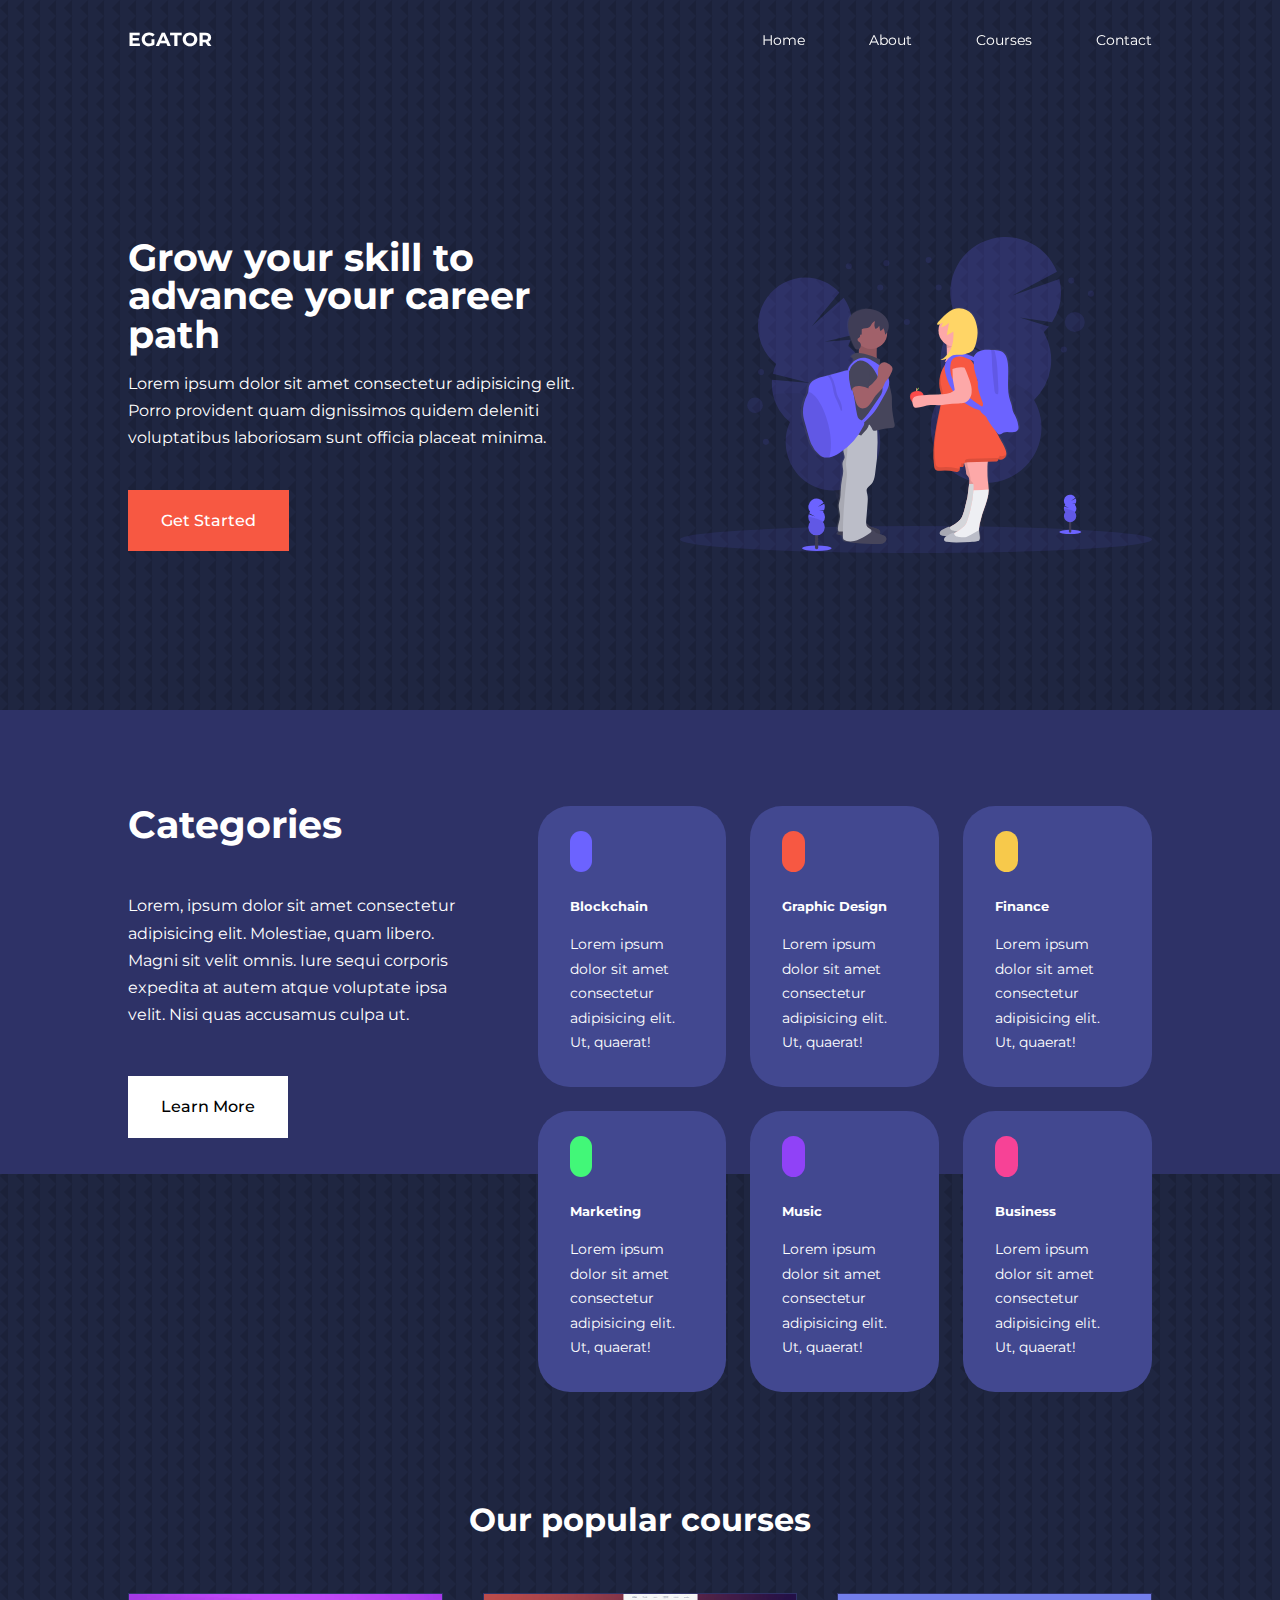
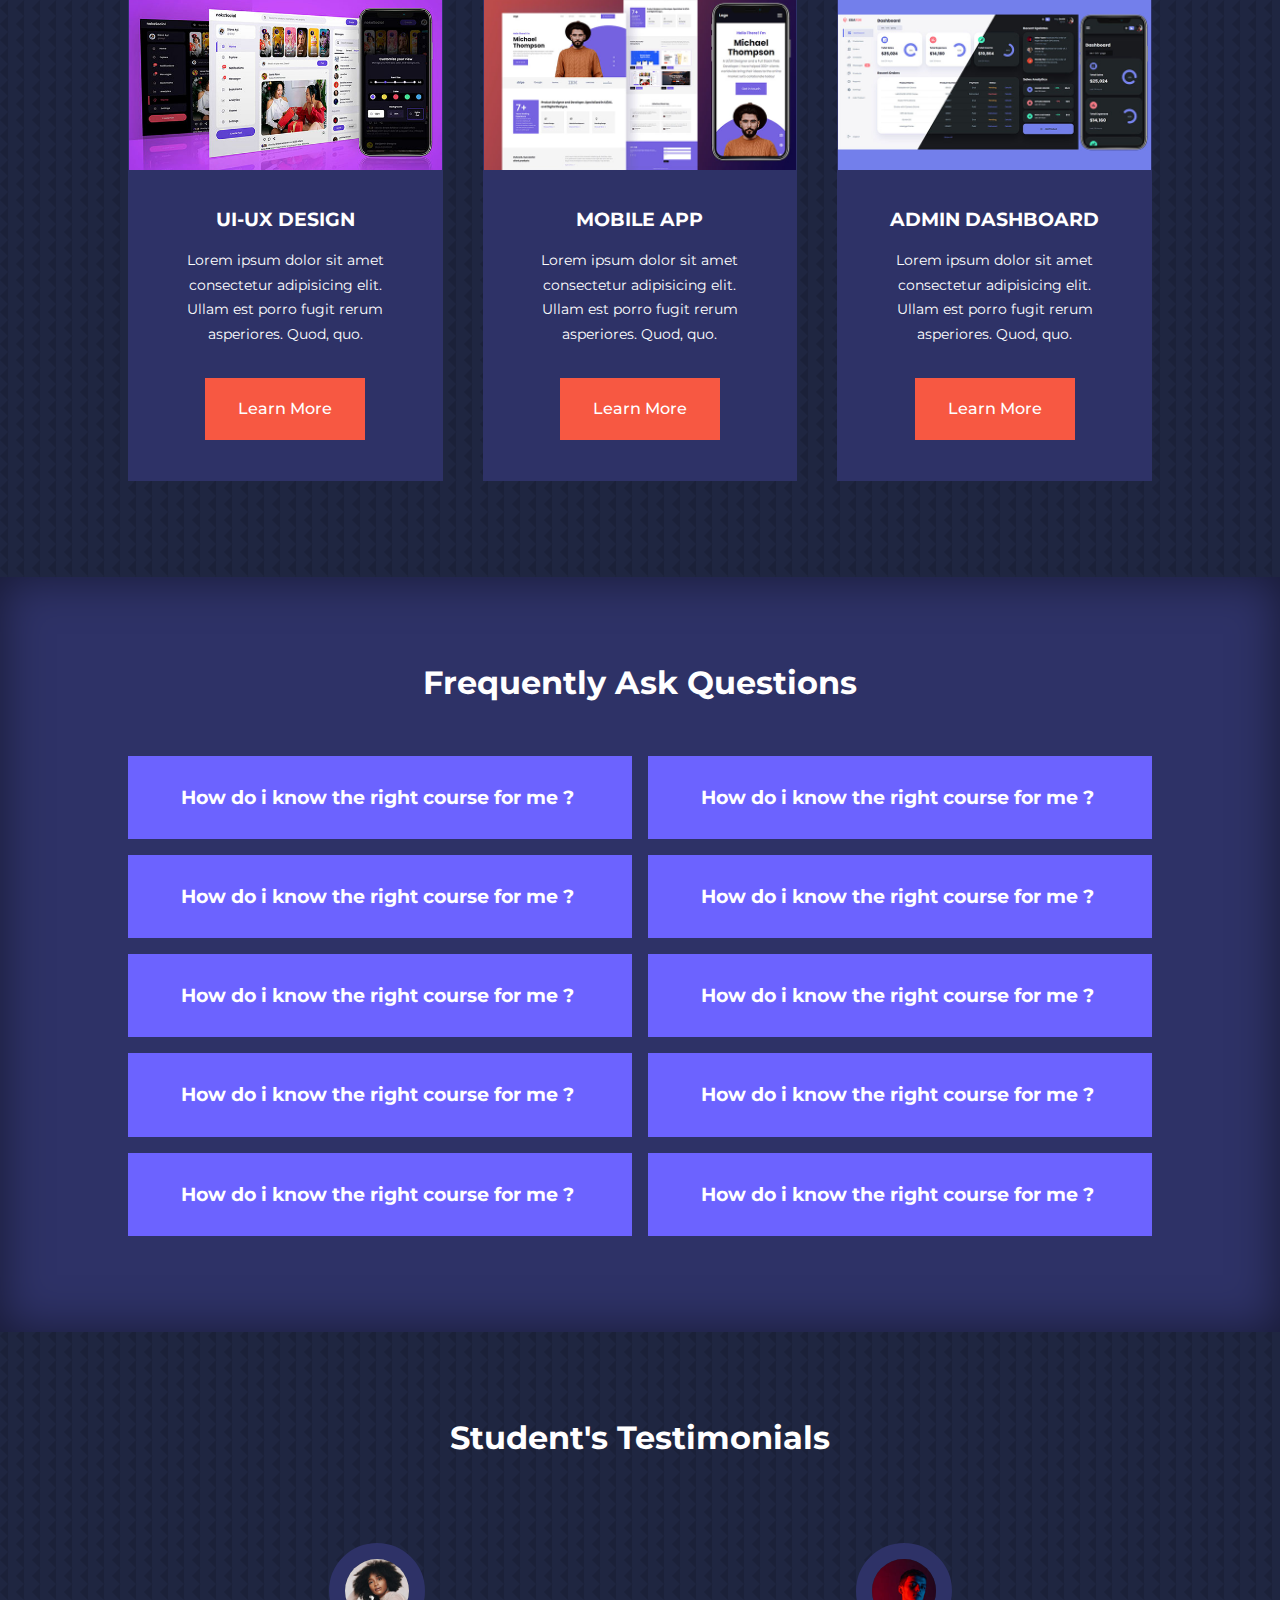
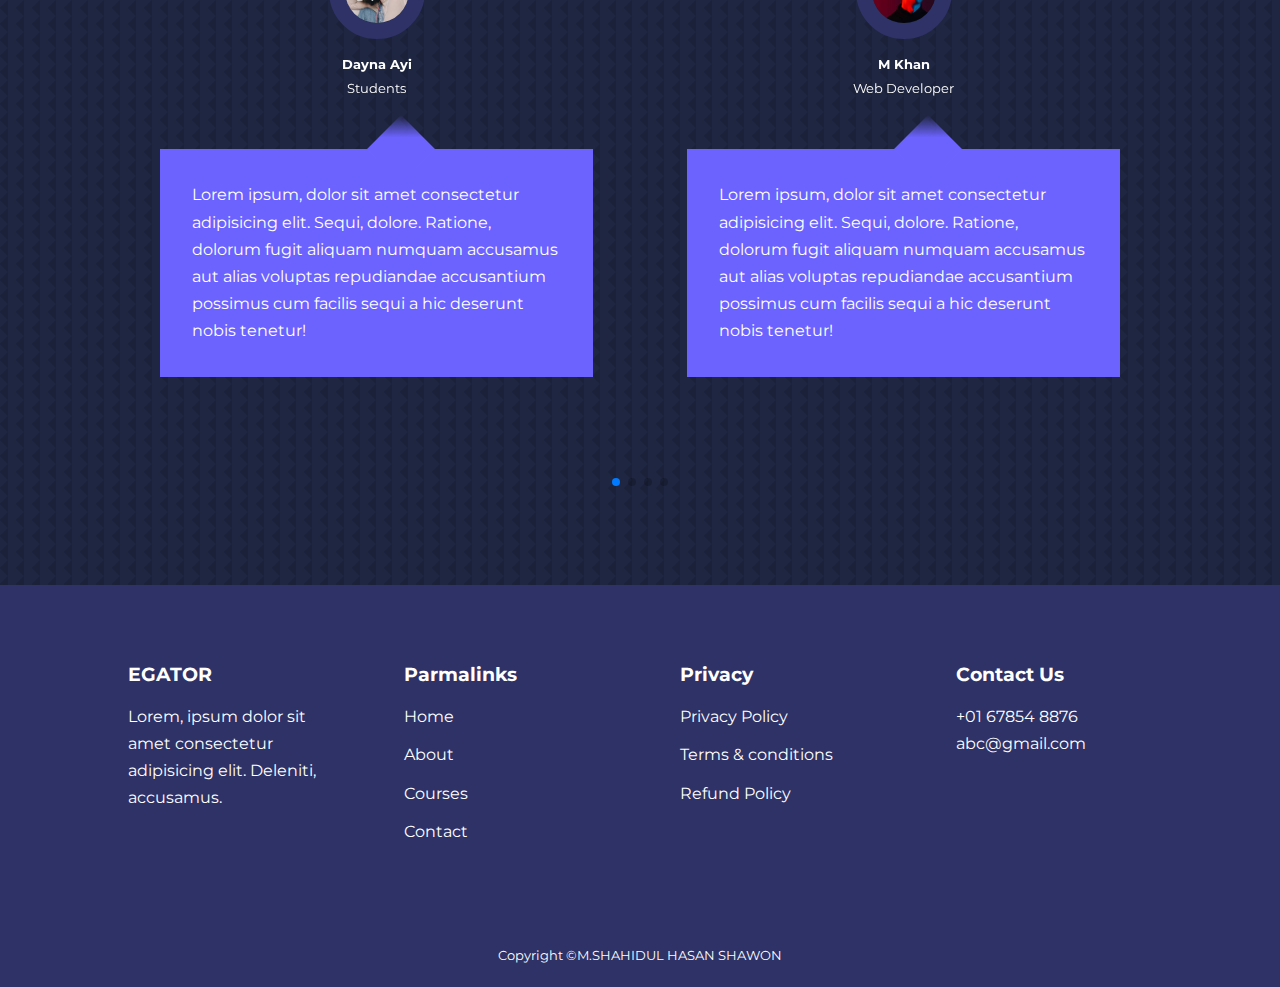
<file: index.html>
<!DOCTYPE html>
<html lang="en">

<head>
    <meta charset="UTF-8">
    <meta http-equiv="X-UA-Compatible" content="IE=edge">
    <meta name="viewport" content="width=device-width, initial-scale=1.0">
    <title>Multipage Educational Website</title>
    <link rel="stylesheet" href="./css/style.css">

    <!-- font awesome -->

    <link rel="stylesheet" href="https://cdnjs.cloudflare.com/ajax/libs/font-awesome/6.2.1/css/all.min.css"
        integrity="sha512-MV7K8+y+gLIBoVD59lQIYicR65iaqukzvf/nwasF0nqhPay5w/9lJmVM2hMDcnK1OnMGCdVK+iQrJ7lzPJQd1w=="
        crossorigin="anonymous" referrerpolicy="no-referrer" />

    <!-- google fonts -->
    <link rel="preconnect" href="https://fonts.googleapis.com">
    <link rel="preconnect" href="https://fonts.gstatic.com" crossorigin>
    <link href="https://fonts.googleapis.com/css2?family=Montserrat:wght@300;400;500;600;700;800;900&display=swap"
        rel="stylesheet">

    <!-- swiper js -->
    <link rel="stylesheet" href="https://cdn.jsdelivr.net/npm/swiper@8/swiper-bundle.min.css" />

    <style>
        body {
            background-image: url('./images/bg-texture.png');
        }
    </style>
</head>

<body>

    <nav>
        <div class="container nav-container">
            <a href="index.html">
                <h4>EGATOR</h4>
            </a>
            <ul class="nav-menu">
                <li><a href="index.html">Home</a></li>
                <li><a href="about.html">About</a></li>
                <li><a href="courses.html">Courses</a></li>
                <li><a href="contact.html">Contact</a></li>
            </ul>
            <button id="open-menu-icon"><i class="fa-solid fa-bars"></i></button>
            <button id="close-menu-icon"><i class="fa-solid fa-xmark"></i></button>
        </div>
    </nav>

    <header>
        <div class="container header-container">

            <div class="header-left">
                <h1>Grow your skill to advance your career path</h1>
                <p>Lorem ipsum dolor sit amet consectetur adipisicing elit. Porro provident quam dignissimos quidem
                    deleniti voluptatibus laboriosam sunt officia placeat minima.</p>
                <a href="courses.html" class="btn btn-primary">Get Started</a>
            </div>

            <div class="header-right">
                <div class="header-right-img">
                    <img src="./images/header.svg">
                </div>
            </div>

        </div>
    </header>

    <section class="categories">
        <div class="container categories-container">

            <div class="categories-left">
                <h1>Categories</h1>
                <p>Lorem, ipsum dolor sit amet consectetur adipisicing elit. Molestiae, quam libero. Magni sit velit
                    omnis. Iure sequi corporis expedita at autem atque voluptate ipsa velit. Nisi quas accusamus culpa
                    ut.</p>
                <a href="" class="btn">Learn More</a>
            </div>

            <div class="categories-right">
                <article class="category">
                    <span class="category-icon"><i class="fa-brands fa-bitcoin"></i></span>
                    <h5>Blockchain</h5>
                    <p>Lorem ipsum dolor sit amet consectetur adipisicing elit. Ut, quaerat!</p>
                </article>

                <article class="category">
                    <span class="category-icon"><i class="fa-brands fa-bitcoin"></i></span>
                    <h5>Graphic Design</h5>
                    <p>Lorem ipsum dolor sit amet consectetur adipisicing elit. Ut, quaerat!</p>
                </article>

                <article class="category">
                    <span class="category-icon"><i class="fa-brands fa-bitcoin"></i></span>
                    <h5>Finance</h5>
                    <p>Lorem ipsum dolor sit amet consectetur adipisicing elit. Ut, quaerat!</p>
                </article>

                <article class="category">
                    <span class="category-icon"><i class="fa-brands fa-bitcoin"></i></span>
                    <h5>Marketing</h5>
                    <p>Lorem ipsum dolor sit amet consectetur adipisicing elit. Ut, quaerat!</p>
                </article>

                <article class="category">
                    <span class="category-icon"><i class="fa-brands fa-bitcoin"></i></span>
                    <h5>Music</h5>
                    <p>Lorem ipsum dolor sit amet consectetur adipisicing elit. Ut, quaerat!</p>
                </article>

                <article class="category">
                    <span class="category-icon"><i class="fa-brands fa-bitcoin"></i></span>
                    <h5>Business</h5>
                    <p>Lorem ipsum dolor sit amet consectetur adipisicing elit. Ut, quaerat!</p>
                </article>
            </div>

        </div>
    </section>

    <section class="courses">
        <h2>Our popular courses</h2>
        <div class="container courses-container">
            <article class="course">
                <div class="course-img">
                    <img src="./images/course1.jpg" alt="">
                </div>
                <div class="course-info">
                    <h4>UI-UX DESIGN</h4>
                    <P>Lorem ipsum dolor sit amet consectetur adipisicing elit. Ullam est porro fugit rerum asperiores.
                        Quod, quo.</P>
                    <a href="courses.html" class="btn btn-primary">Learn More</a>
                </div>
            </article>

            <article class="course">
                <div class="course-img">
                    <img src="./images/course2.jpg" alt="">
                </div>
                <div class="course-info">
                    <h4>MOBILE APP</h4>
                    <P>Lorem ipsum dolor sit amet consectetur adipisicing elit. Ullam est porro fugit rerum asperiores.
                        Quod, quo.</P>
                    <a href="courses.html" class="btn btn-primary">Learn More</a>
                </div>
            </article>

            <article class="course">
                <div class="course-img">
                    <img src="./images/course3.jpg" alt="">
                </div>
                <div class="course-info">
                    <h4>ADMIN DASHBOARD</h4>
                    <P>Lorem ipsum dolor sit amet consectetur adipisicing elit. Ullam est porro fugit rerum asperiores.
                        Quod, quo.</P>
                    <a href="courses.html" class="btn btn-primary">Learn More</a>
                </div>
            </article>
        </div>
    </section>

    <section class="faqs">
        <h2>Frequently Ask Questions</h2>
        <div class="container faqs-container">


            <article class="faq">
                <div class="faq-icon"><i class="fa-solid fa-plus"></i></div>
                <div class="answer-question">
                    <h4>How do i know the right course for me ?</h4>
                    <p>Lorem ipsum dolor sit amet consectetur, adipisicing elit. Neque quaerat maxime, nostrum vel, id,
                        culpa temporibus fugit rem est libero dolorem. Maxime vel fuga quae tempore nisi modi accusamus
                        iure.</p>
                </div>
            </article>

            <article class="faq">
                <div class="faq-icon"><i class="fa-solid fa-plus"></i></div>
                <div class="answer-question">
                    <h4>How do i know the right course for me ?</h4>
                    <p>Lorem ipsum dolor sit amet consectetur, adipisicing elit. Neque quaerat maxime, nostrum vel, id,
                        culpa temporibus fugit rem est libero dolorem. Maxime vel fuga quae tempore nisi modi accusamus
                        iure.</p>
                </div>
            </article>

            <article class="faq">
                <div class="faq-icon"><i class="fa-solid fa-plus"></i></div>
                <div class="answer-question">
                    <h4>How do i know the right course for me ?</h4>
                    <p>Lorem ipsum dolor sit amet consectetur, adipisicing elit. Neque quaerat maxime, nostrum vel, id,
                        culpa temporibus fugit rem est libero dolorem. Maxime vel fuga quae tempore nisi modi accusamus
                        iure.</p>
                </div>
            </article>

            <article class="faq">
                <div class="faq-icon"><i class="fa-solid fa-plus"></i></div>
                <div class="answer-question">
                    <h4>How do i know the right course for me ?</h4>
                    <p>Lorem ipsum dolor sit amet consectetur, adipisicing elit. Neque quaerat maxime, nostrum vel, id,
                        culpa temporibus fugit rem est libero dolorem. Maxime vel fuga quae tempore nisi modi accusamus
                        iure.</p>
                </div>
            </article>

            <article class="faq">
                <div class="faq-icon"><i class="fa-solid fa-plus"></i></div>
                <div class="answer-question">
                    <h4>How do i know the right course for me ?</h4>
                    <p>Lorem ipsum dolor sit amet consectetur, adipisicing elit. Neque quaerat maxime, nostrum vel, id,
                        culpa temporibus fugit rem est libero dolorem. Maxime vel fuga quae tempore nisi modi accusamus
                        iure.</p>
                </div>
            </article>

            <article class="faq">
                <div class="faq-icon"><i class="fa-solid fa-plus"></i></div>
                <div class="answer-question">
                    <h4>How do i know the right course for me ?</h4>
                    <p>Lorem ipsum dolor sit amet consectetur, adipisicing elit. Neque quaerat maxime, nostrum vel, id,
                        culpa temporibus fugit rem est libero dolorem. Maxime vel fuga quae tempore nisi modi accusamus
                        iure.</p>
                </div>
            </article>

            <article class="faq">
                <div class="faq-icon"><i class="fa-solid fa-plus"></i></div>
                <div class="answer-question">
                    <h4>How do i know the right course for me ?</h4>
                    <p>Lorem ipsum dolor sit amet consectetur, adipisicing elit. Neque quaerat maxime, nostrum vel, id,
                        culpa temporibus fugit rem est libero dolorem. Maxime vel fuga quae tempore nisi modi accusamus
                        iure.</p>
                </div>
            </article>

            <article class="faq">
                <div class="faq-icon"><i class="fa-solid fa-plus"></i></div>
                <div class="answer-question">
                    <h4>How do i know the right course for me ?</h4>
                    <p>Lorem ipsum dolor sit amet consectetur, adipisicing elit. Neque quaerat maxime, nostrum vel, id,
                        culpa temporibus fugit rem est libero dolorem. Maxime vel fuga quae tempore nisi modi accusamus
                        iure.</p>
                </div>
            </article>

            <article class="faq">
                <div class="faq-icon"><i class="fa-solid fa-plus"></i></div>
                <div class="answer-question">
                    <h4>How do i know the right course for me ?</h4>
                    <p>Lorem ipsum dolor sit amet consectetur, adipisicing elit. Neque quaerat maxime, nostrum vel, id,
                        culpa temporibus fugit rem est libero dolorem. Maxime vel fuga quae tempore nisi modi accusamus
                        iure.</p>
                </div>
            </article>

            <article class="faq">
                <div class="faq-icon"><i class="fa-solid fa-plus"></i></div>
                <div class="answer-question">
                    <h4>How do i know the right course for me ?</h4>
                    <p>Lorem ipsum dolor sit amet consectetur, adipisicing elit. Neque quaerat maxime, nostrum vel, id,
                        culpa temporibus fugit rem est libero dolorem. Maxime vel fuga quae tempore nisi modi accusamus
                        iure.</p>
                </div>
            </article>



        </div>
    </section>

    <section class="container testimonials-container mySwiper">
        <h2>Student's Testimonials</h2>
        <div class="swiper-wrapper">
            <article class="testimonial swiper-slide">
                <div class="avatar">
                    <img src="./images/avatar1.jpg" alt="">
                </div>
                <div class="testimonial-info">
                    <h5>Dayna Ayi</h5>
                    <small>Students</small>
                </div>
                <div class="testimonial-body">
                    <p>Lorem ipsum, dolor sit amet consectetur adipisicing elit. Sequi, dolore. Ratione, dolorum fugit
                        aliquam numquam accusamus aut alias voluptas repudiandae accusantium possimus cum facilis sequi
                        a hic deserunt nobis tenetur!</p>
                </div>
            </article>

            <article class="testimonial swiper-slide">
                <div class="avatar">
                    <img src="./images/avatar2.jpg" alt="">
                </div>
                <div class="testimonial-info">
                    <h5>M Khan</h5>
                    <small>Web Developer</small>
                </div>
                <div class="testimonial-body">
                    <p>Lorem ipsum, dolor sit amet consectetur adipisicing elit. Sequi, dolore. Ratione, dolorum fugit
                        aliquam numquam accusamus aut alias voluptas repudiandae accusantium possimus cum facilis sequi
                        a hic deserunt nobis tenetur!</p>
                </div>
            </article>

            <article class="testimonial swiper-slide">
                <div class="avatar">
                    <img src="./images/avatar3.jpg" alt="">
                </div>
                <div class="testimonial-info">
                    <h5>Nick Jones</h5>
                    <small>UI-UX Designer</small>
                </div>
                <div class="testimonial-body">
                    <p>Lorem ipsum, dolor sit amet consectetur adipisicing elit. Sequi, dolore. Ratione, dolorum fugit
                        aliquam numquam accusamus aut alias voluptas repudiandae accusantium possimus cum facilis sequi
                        a hic deserunt nobis tenetur!</p>
                </div>
            </article>

            <article class="testimonial swiper-slide">
                <div class="avatar">
                    <img src="./images/avatar4.jpg" alt="">
                </div>
                <div class="testimonial-info">
                    <h5>E. Halland</h5>
                    <small>Digital Marketing</small>
                </div>
                <div class="testimonial-body">
                    <p>Lorem ipsum, dolor sit amet consectetur adipisicing elit. Sequi, dolore. Ratione, dolorum fugit
                        aliquam numquam accusamus aut alias voluptas repudiandae accusantium possimus cum facilis sequi
                        a hic deserunt nobis tenetur!</p>
                </div>
            </article>

            <article class="testimonial swiper-slide">
                <div class="avatar">
                    <img src="./images/avatar5.jpg" alt="">
                </div>
                <div class="testimonial-info">
                    <h5>M. Rashford</h5>
                    <small>Students</small>
                </div>
                <div class="testimonial-body">
                    <p>Lorem ipsum, dolor sit amet consectetur adipisicing elit. Sequi, dolore. Ratione, dolorum fugit
                        aliquam numquam accusamus aut alias voluptas repudiandae accusantium possimus cum facilis sequi
                        a hic deserunt nobis tenetur!</p>
                </div>
            </article>
        </div>
        <div class="swiper-pagination"></div>
    </section>

    <footer class="footer">
        <div class="container footer-container">

            <div class="footer-1">
                <a href="index.html" class="footer-logo">
                    <h4>EGATOR</h4>
                </a>
                <P>Lorem, ipsum dolor sit amet consectetur adipisicing elit. Deleniti, accusamus.</P>
            </div>

            <div class="footer-2">
                <h4>Parmalinks</h4>
                <ul class="parmalinks">
                    <li><a href="index.html">Home</a></li>
                    <li><a href="about.html">About</a></li>
                    <li><a href="courses.html">Courses</a></li>
                    <li><a href="contact.html">Contact</a></li>
                </ul>
            </div>

            <div class="footer-3">
                <h4>Privacy</h4>
                <ul class="Privacy">
                    <li><a href="index.html">Privacy Policy</a></li>
                    <li><a href="about.html">Terms & conditions</a></li>
                    <li><a href="courses.html">Refund Policy</a></li>

                </ul>
            </div>

            <div class="footer-4">
                <h4>Contact Us</h4>
                <div>
                    <p>+01 67854 8876</p>
                    <p>abc@gmail.com</p>
                </div>
                <ul class="footer-socials">
                    <li><a href="#"><i class="fa-brands fa-facebook"></i></a></li>
                    <li><a href="#"><i class="fa-brands fa-instagram"></i></a></li>
                    <li><a href="#"><i class="fa-brands fa-twitter"></i></a></li>
                    <li><a href="#"><i class="fa-brands fa-github"></i></a></li>
                </ul>
            </div>


        </div>
        <div class="footer-copyright">
            <small>Copyright &copy;M.SHAHIDUL HASAN SHAWON</small>
        </div>
    </footer>


    <script src="./main.js"></script>
    <script src="https://cdn.jsdelivr.net/npm/swiper@8/swiper-bundle.min.js"></script>

    <script>
        var swiper = new Swiper(".mySwiper", {
            slidesPerView: 1,
            spaceBetween: 30,
            pagination: {
                el: ".swiper-pagination",
                clickable: true,
            },
            breakpoints: {
                600: {
                    slidesPerView: 2,
                }
            }
        });
    </script>

</body>

</html>
</file>
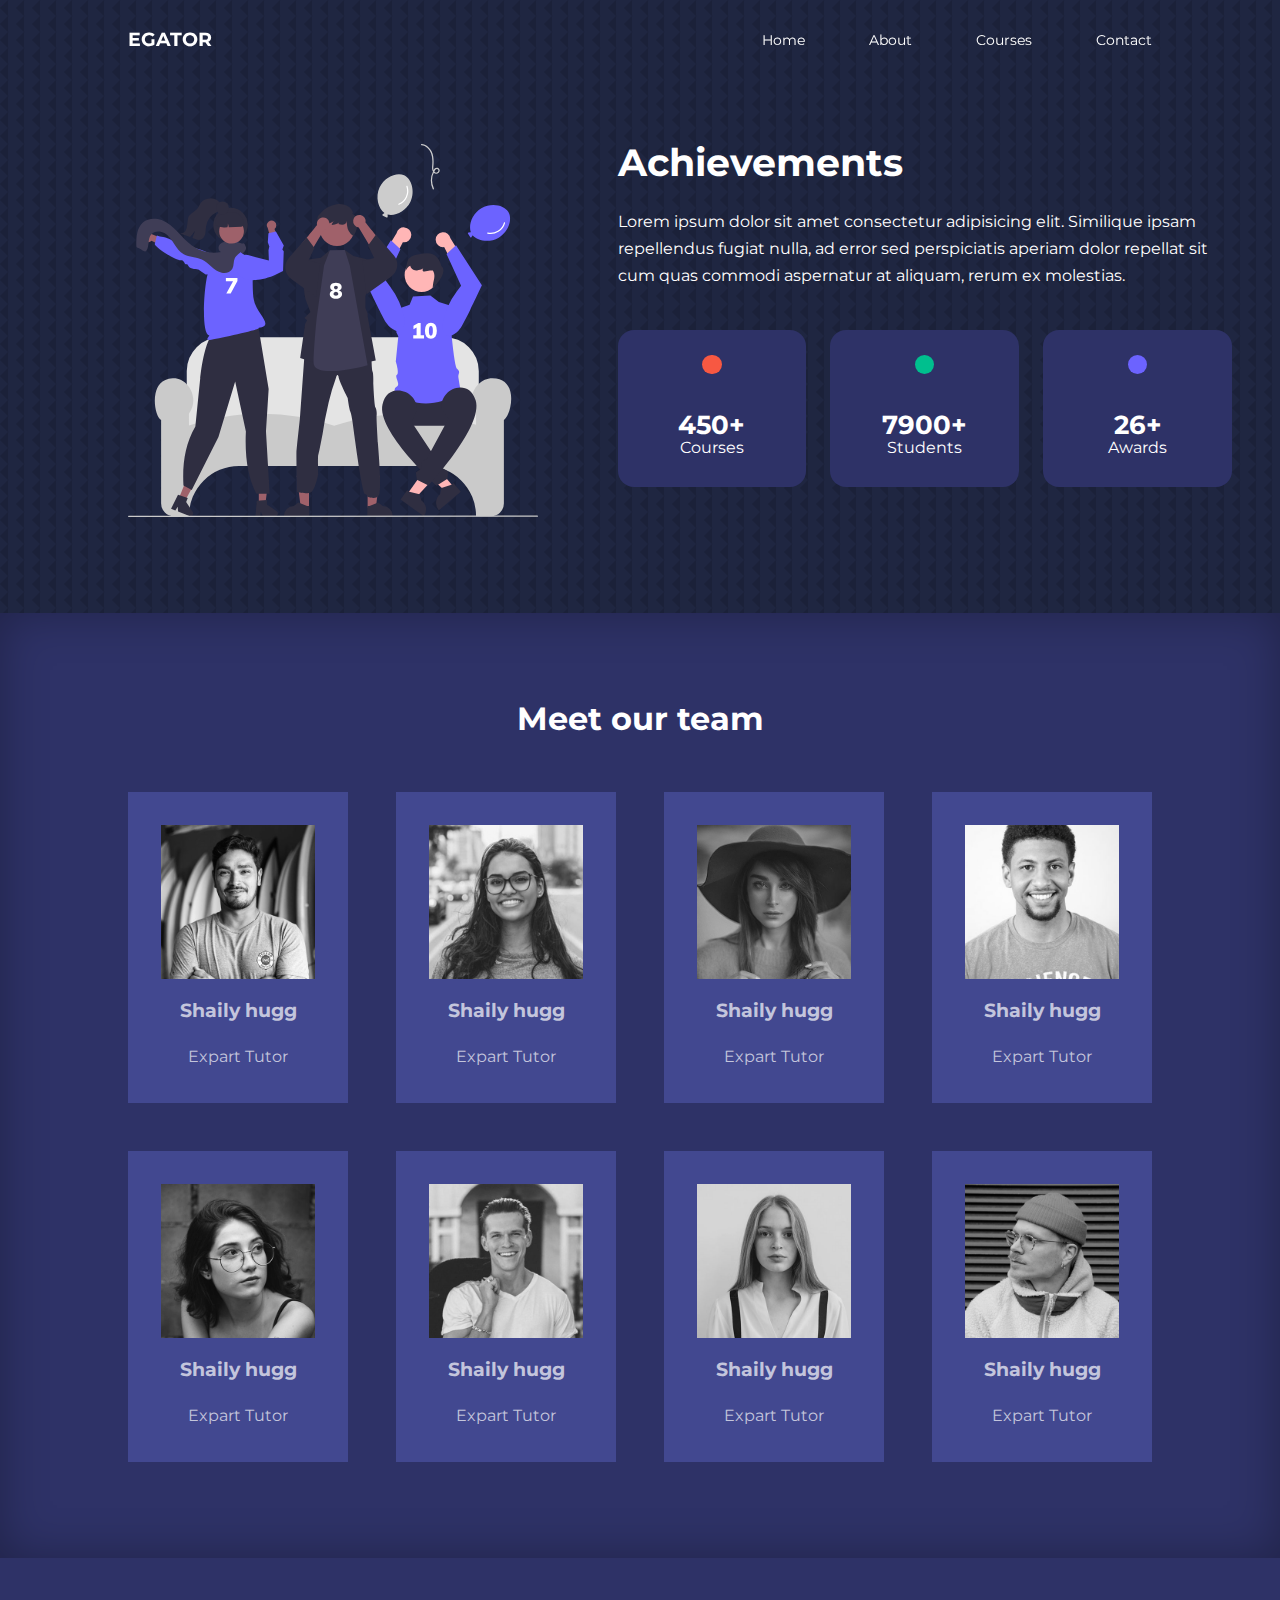
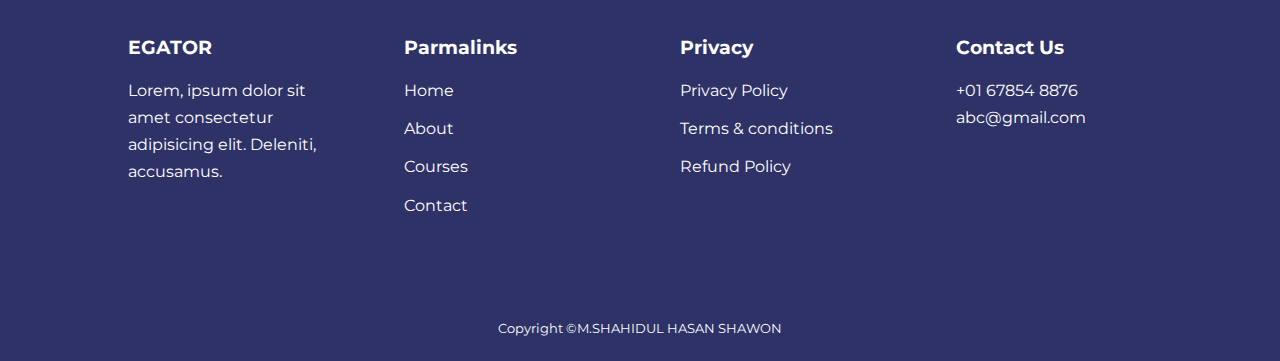
<file: about.html>
<!DOCTYPE html>
<html lang="en">

<head>
    <meta charset="UTF-8">
    <meta http-equiv="X-UA-Compatible" content="IE=edge">
    <meta name="viewport" content="width=device-width, initial-scale=1.0">
    <title>Multipage Educational Website</title>
    <link rel="stylesheet" href="./css/style.css">
    <link rel="stylesheet" href="./css/about.css">

    <!-- font awesome -->

    <link rel="stylesheet" href="https://cdnjs.cloudflare.com/ajax/libs/font-awesome/6.2.1/css/all.min.css"
        integrity="sha512-MV7K8+y+gLIBoVD59lQIYicR65iaqukzvf/nwasF0nqhPay5w/9lJmVM2hMDcnK1OnMGCdVK+iQrJ7lzPJQd1w=="
        crossorigin="anonymous" referrerpolicy="no-referrer" />

    <!-- google fonts -->
    <link rel="preconnect" href="https://fonts.googleapis.com">
    <link rel="preconnect" href="https://fonts.gstatic.com" crossorigin>
    <link href="https://fonts.googleapis.com/css2?family=Montserrat:wght@300;400;500;600;700;800;900&display=swap"
        rel="stylesheet">

    <style>
        body {
            background-image: url('./images/bg-texture.png');
        }
    </style>

</head>

<body>

    <nav>
        <div class="container nav-container">
            <a href="index.html">
                <h4>EGATOR</h4>
            </a>
            <ul class="nav-menu">
                <li><a href="index.html">Home</a></li>
                <li><a href="about.html">About</a></li>
                <li><a href="courses.html">Courses</a></li>
                <li><a href="contact.html">Contact</a></li>
            </ul>
            <button id="open-menu-icon"><i class="fa-solid fa-bars"></i></button>
            <button id="close-menu-icon"><i class="fa-solid fa-xmark"></i></button>
        </div>
    </nav>



    <section class="about-achi">
        <div class="container about-achi-container">
            <div class="about-achi-left">
                <img src="./images/about achievements.svg" alt="">
            </div>
            <div class="about-achi-right">
                <h1>Achievements</h1>
                <p>Lorem ipsum dolor sit amet consectetur adipisicing elit. Similique ipsam repellendus fugiat nulla, ad
                    error sed perspiciatis aperiam dolor repellat sit cum quas commodi aspernatur at aliquam, rerum ex
                    molestias.</p>

                <div class="achi-cards">
                    <article class="achi-card">
                        <span class="achi-icon">
                            <i class="fa-solid fa-video"></i>
                        </span>
                        <h3>450+</h3>
                        <p>Courses</p>
                    </article>

                    <article class="achi-card">
                        <span class="achi-icon">
                            <i class="fa-solid fa-user"></i>
                        </span>
                        <h3>7900+</h3>
                        <p>Students</p>
                    </article>

                    <article class="achi-card">
                        <span class="achi-icon">
                            <i class="fa-solid fa-award"></i>
                        </span>
                        <h3>26+</h3>
                        <p>Awards</p>
                    </article>
                </div>
            </div>

        </div>
    </section>

    <section class="team">
        <h2>Meet our team</h2>
        <div class="container team-container">
            <article class="team-member">
                <div class="team-img">
                    <img src="./images/tm1.jpg" alt="">
                </div>
                <div class="team-info">
                    <h4>Shaily hugg</h4>
                    <p>Expart Tutor</p>
                </div>
                <div class="team-social">
                    <a href="#" target="_"><i class="fa-brands fa-facebook"></i></a>
                    <a href="#" target="_"><i class="fa-brands fa-instagram"></i></a>
                    <a href="#" target="_"><i class="fa-brands fa-twitter"></i></a>
                </div>
            </article>
            <article class="team-member">
                <div class="team-img">
                    <img src="./images/tm2.jpg" alt="">
                </div>
                <div class="team-info">
                    <h4>Shaily hugg</h4>
                    <p>Expart Tutor</p>
                </div>
                <div class="team-social">
                    <a href="#" target="_"><i class="fa-brands fa-facebook"></i></a>
                    <a href="#" target="_"><i class="fa-brands fa-instagram"></i></a>
                    <a href="#" target="_"><i class="fa-brands fa-twitter"></i></a>
                </div>
            </article>
            <article class="team-member">
                <div class="team-img">
                    <img src="./images/tm3.jpg" alt="">
                </div>
                <div class="team-info">
                    <h4>Shaily hugg</h4>
                    <p>Expart Tutor</p>
                </div>
                <div class="team-social">
                    <a href="#" target="_"><i class="fa-brands fa-facebook"></i></a>
                    <a href="#" target="_"><i class="fa-brands fa-instagram"></i></a>
                    <a href="#" target="_"><i class="fa-brands fa-twitter"></i></a>
                </div>
            </article>
            <article class="team-member">
                <div class="team-img">
                    <img src="./images/tm4.jpg" alt="">
                </div>
                <div class="team-info">
                    <h4>Shaily hugg</h4>
                    <p>Expart Tutor</p>
                </div>
                <div class="team-social">
                    <a href="#" target="_"><i class="fa-brands fa-facebook"></i></a>
                    <a href="#" target="_"><i class="fa-brands fa-instagram"></i></a>
                    <a href="#" target="_"><i class="fa-brands fa-twitter"></i></a>
                </div>
            </article>
            <article class="team-member">
                <div class="team-img">
                    <img src="./images/tm5.jpg" alt="">
                </div>
                <div class="team-info">
                    <h4>Shaily hugg</h4>
                    <p>Expart Tutor</p>
                </div>
                <div class="team-social">
                    <a href="#" target="_"><i class="fa-brands fa-facebook"></i></a>
                    <a href="#" target="_"><i class="fa-brands fa-instagram"></i></a>
                    <a href="#" target="_"><i class="fa-brands fa-twitter"></i></a>
                </div>
            </article>
            <article class="team-member">
                <div class="team-img">
                    <img src="./images/tm6.jpg" alt="">
                </div>
                <div class="team-info">
                    <h4>Shaily hugg</h4>
                    <p>Expart Tutor</p>
                </div>
                <div class="team-social">
                    <a href="#" target="_"><i class="fa-brands fa-facebook"></i></a>
                    <a href="#" target="_"><i class="fa-brands fa-instagram"></i></a>
                    <a href="#" target="_"><i class="fa-brands fa-twitter"></i></a>
                </div>
            </article>
            <article class="team-member">
                <div class="team-img">
                    <img src="./images/tm7.jpg" alt="">
                </div>
                <div class="team-info">
                    <h4>Shaily hugg</h4>
                    <p>Expart Tutor</p>
                </div>
                <div class="team-social">
                    <a href="#" target="_"><i class="fa-brands fa-facebook"></i></a>
                    <a href="#" target="_"><i class="fa-brands fa-instagram"></i></a>
                    <a href="#" target="_"><i class="fa-brands fa-twitter"></i></a>
                </div>
            </article>
            <article class="team-member">
                <div class="team-img">
                    <img src="./images/tm8.jpg" alt="">
                </div>
                <div class="team-info">
                    <h4>Shaily hugg</h4>
                    <p>Expart Tutor</p>
                </div>
                <div class="team-social">
                    <a href="#" target="_"><i class="fa-brands fa-facebook"></i></a>
                    <a href="#" target="_"><i class="fa-brands fa-instagram"></i></a>
                    <a href="#" target="_"><i class="fa-brands fa-twitter"></i></a>
                </div>
            </article>
        </div>
    </section>



    <footer class="footer">
        <div class="container footer-container">

            <div class="footer-1">
                <a href="index.html" class="footer-logo">
                    <h4>EGATOR</h4>
                </a>
                <P>Lorem, ipsum dolor sit amet consectetur adipisicing elit. Deleniti, accusamus.</P>
            </div>

            <div class="footer-2">
                <h4>Parmalinks</h4>
                <ul class="parmalinks">
                    <li><a href="index.html">Home</a></li>
                    <li><a href="about.html">About</a></li>
                    <li><a href="courses.html">Courses</a></li>
                    <li><a href="contact.html">Contact</a></li>
                </ul>
            </div>

            <div class="footer-3">
                <h4>Privacy</h4>
                <ul class="Privacy">
                    <li><a href="index.html">Privacy Policy</a></li>
                    <li><a href="about.html">Terms & conditions</a></li>
                    <li><a href="courses.html">Refund Policy</a></li>

                </ul>
            </div>

            <div class="footer-4">
                <h4>Contact Us</h4>
                <div>
                    <p>+01 67854 8876</p>
                    <p>abc@gmail.com</p>
                </div>
                <ul class="footer-socials">
                    <li><a href="#"><i class="fa-brands fa-facebook"></i></a></li>
                    <li><a href="#"><i class="fa-brands fa-instagram"></i></a></li>
                    <li><a href="#"><i class="fa-brands fa-twitter"></i></a></li>
                    <li><a href="#"><i class="fa-brands fa-github"></i></a></li>
                </ul>
            </div>


        </div>
        <div class="footer-copyright">
            <small>Copyright &copy;M.SHAHIDUL HASAN SHAWON</small>
        </div>
    </footer>


    <script src="./main.js"></script>
    <script src="https://cdn.jsdelivr.net/npm/swiper@8/swiper-bundle.min.js"></script>



</body>

</html>
</file>
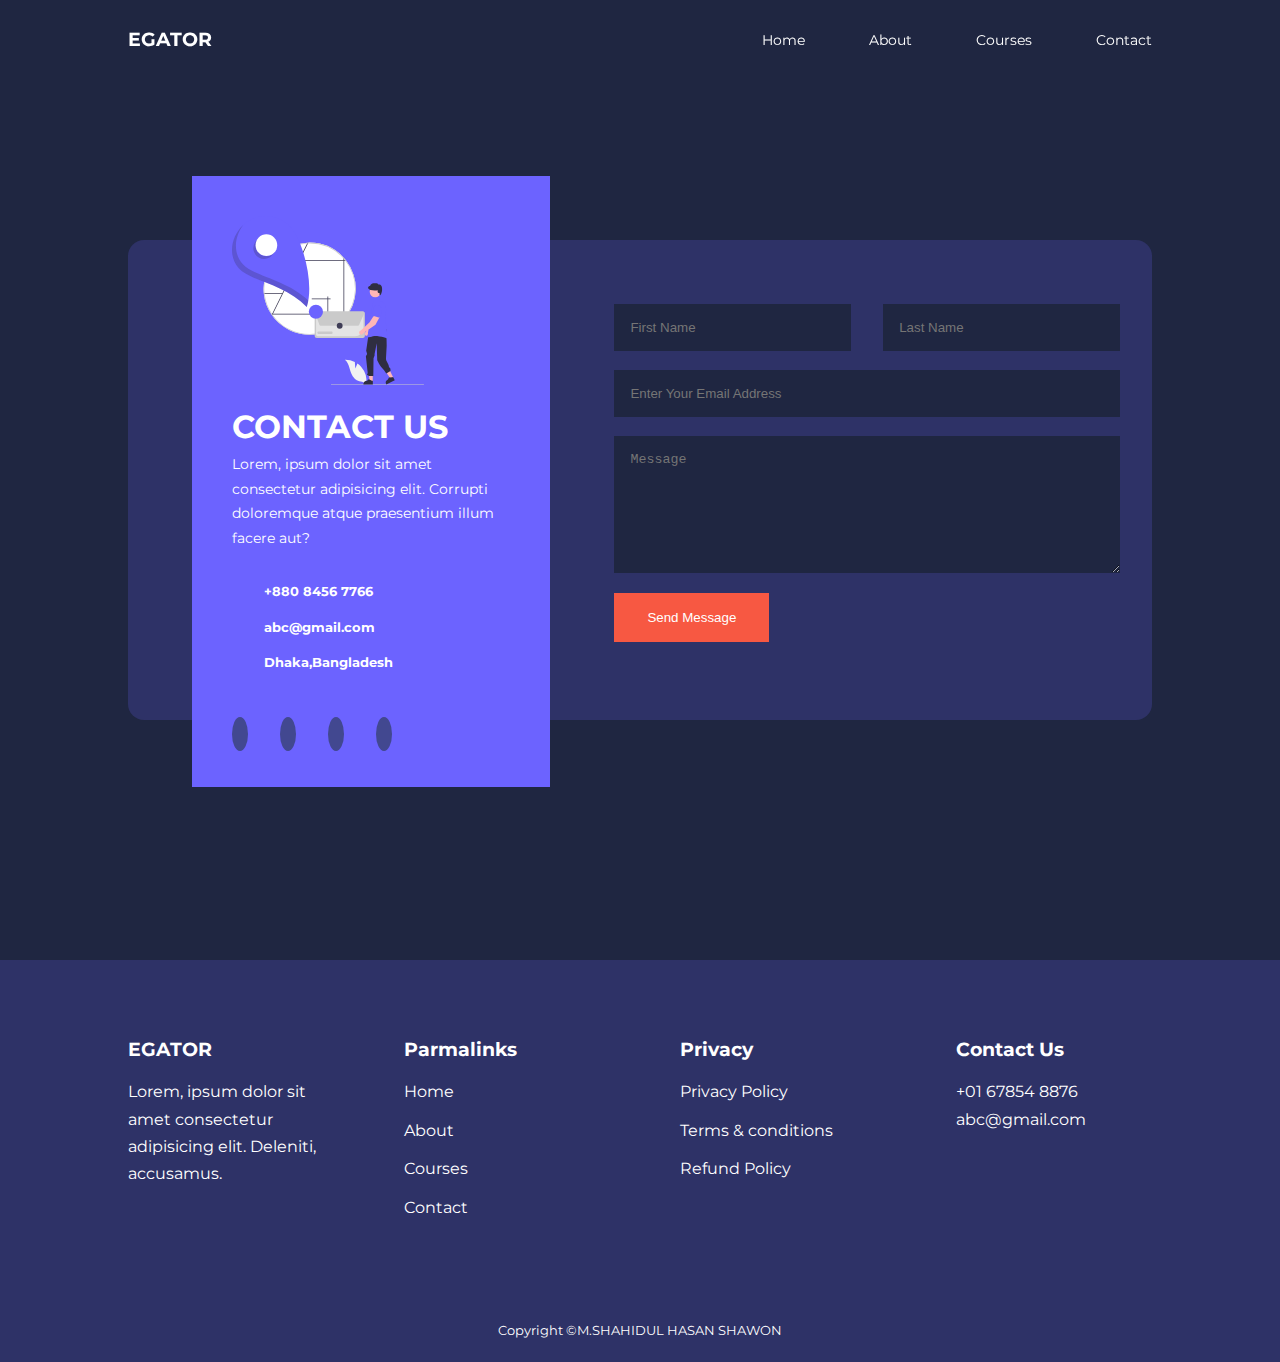
<file: contact.html>
<!DOCTYPE html>
<html lang="en">

<head>
    <meta charset="UTF-8">
    <meta http-equiv="X-UA-Compatible" content="IE=edge">
    <meta name="viewport" content="width=device-width, initial-scale=1.0">
    <title>Multipage Educational Website</title>
    <link rel="stylesheet" href="./css/style.css">
    <link rel="stylesheet" href="./css/contact.css">

    <!-- font awesome -->

    <link rel="stylesheet" href="https://cdnjs.cloudflare.com/ajax/libs/font-awesome/6.2.1/css/all.min.css"
        integrity="sha512-MV7K8+y+gLIBoVD59lQIYicR65iaqukzvf/nwasF0nqhPay5w/9lJmVM2hMDcnK1OnMGCdVK+iQrJ7lzPJQd1w=="
        crossorigin="anonymous" referrerpolicy="no-referrer" />

    <!-- google fonts -->
    <link rel="preconnect" href="https://fonts.googleapis.com">
    <link rel="preconnect" href="https://fonts.gstatic.com" crossorigin>
    <link href="https://fonts.googleapis.com/css2?family=Montserrat:wght@300;400;500;600;700;800;900&display=swap"
        rel="stylesheet">

    <!-- swiper js -->
    <link rel="stylesheet" href="https://cdn.jsdelivr.net/npm/swiper@8/swiper-bundle.min.css" />
</head>

<body>

    <nav>
        <div class="container nav-container">
            <a href="index.html">
                <h4>EGATOR</h4>
            </a>
            <ul class="nav-menu">
                <li><a href="index.html">Home</a></li>
                <li><a href="about.html">About</a></li>
                <li><a href="courses.html">Courses</a></li>
                <li><a href="contact.html">Contact</a></li>
            </ul>
            <button id="open-menu-icon"><i class="fa-solid fa-bars"></i></button>
            <button id="close-menu-icon"><i class="fa-solid fa-xmark"></i></button>
        </div>
    </nav>


    <section class="contact">
        <div class="container contact-container">
            <aside class="contact-aside">
                <div class="contact-img">
                    <img src="./images/contact.svg" alt="">
                </div>
                <h2>CONTACT US</h2>
                <P>Lorem, ipsum dolor sit amet consectetur adipisicing elit. Corrupti doloremque atque praesentium illum
                    facere aut?</P>
                <ul class="contact-details">
                    <li>
                        <i class="fa-solid fa-phone"></i>
                        <h5>+880 8456 7766</h5>
                    </li>
                    <li>
                        <i class="fa-solid fa-envelope"></i>
                        <h5>abc@gmail.com</h5>
                    </li>
                    <li>
                        <i class="fa-solid fa-location-dot"></i>
                        <h5>Dhaka,Bangladesh</h5>
                    </li>
                </ul>

                <ul class="contact-socials">
                    <li><a href="#"><i class="fa-brands fa-facebook"></i></a></li>
                    <li><a href="#"><i class="fa-brands fa-instagram"></i></a></li>
                    <li><a href="#"><i class="fa-brands fa-twitter"></i></a></li>
                    <li><a href="#"><i class="fa-brands fa-github"></i></a></li>
                </ul>
            </aside>


            <form action="https://formspree.io/f/xyyazprj" method="POST" class="contact-form">
                <div class="form-name">
                    <input type="text" name="First Name" placeholder="First Name" required> <br>
                    <input type="text" name="Last Name" placeholder="Last Name" required>
                </div>
                <input type="email" name="Email Address" placeholder="Enter Your Email Address" required>
                <textarea name="Message" id="" cols="30" rows="7" placeholder="Message" required></textarea>
                <button type="submit" class="btn btn-primary">Send Message</button>
            </form>

        </div>
    </section>



    <footer class="footer">
        <div class="container footer-container">

            <div class="footer-1">
                <a href="index.html" class="footer-logo">
                    <h4>EGATOR</h4>
                </a>
                <P>Lorem, ipsum dolor sit amet consectetur adipisicing elit. Deleniti, accusamus.</P>
            </div>

            <div class="footer-2">
                <h4>Parmalinks</h4>
                <ul class="parmalinks">
                    <li><a href="index.html">Home</a></li>
                    <li><a href="about.html">About</a></li>
                    <li><a href="courses.html">Courses</a></li>
                    <li><a href="contact.html">Contact</a></li>
                </ul>
            </div>

            <div class="footer-3">
                <h4>Privacy</h4>
                <ul class="Privacy">
                    <li><a href="index.html">Privacy Policy</a></li>
                    <li><a href="about.html">Terms & conditions</a></li>
                    <li><a href="courses.html">Refund Policy</a></li>

                </ul>
            </div>

            <div class="footer-4">
                <h4>Contact Us</h4>
                <div>
                    <p>+01 67854 8876</p>
                    <p>abc@gmail.com</p>
                </div>
                <ul class="footer-socials">
                    <li><a href="#"><i class="fa-brands fa-facebook"></i></a></li>
                    <li><a href="#"><i class="fa-brands fa-instagram"></i></a></li>
                    <li><a href="#"><i class="fa-brands fa-twitter"></i></a></li>
                    <li><a href="#"><i class="fa-brands fa-github"></i></a></li>
                </ul>
            </div>


        </div>
        <div class="footer-copyright">
            <small>Copyright &copy;M.SHAHIDUL HASAN SHAWON</small>
        </div>
    </footer>





    <script src="./main.js"></script>

</body>

</html>
</file>
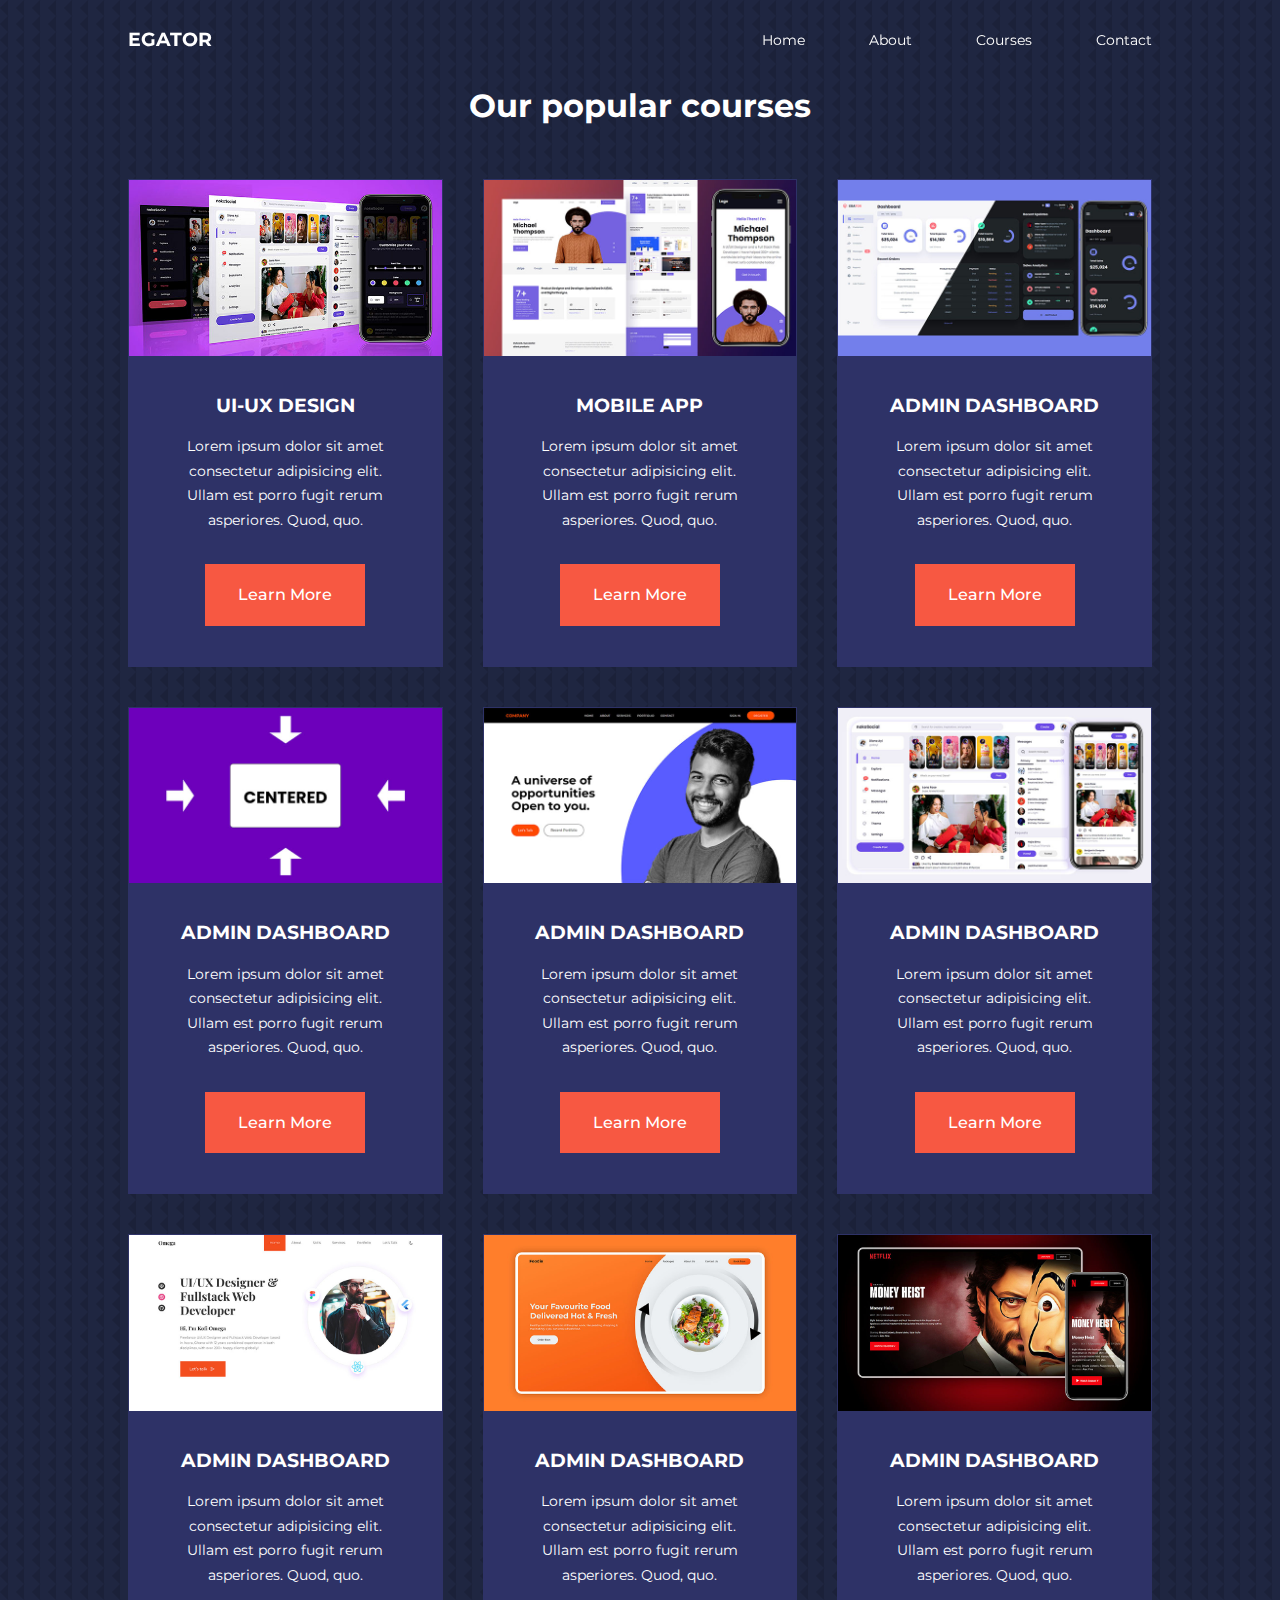
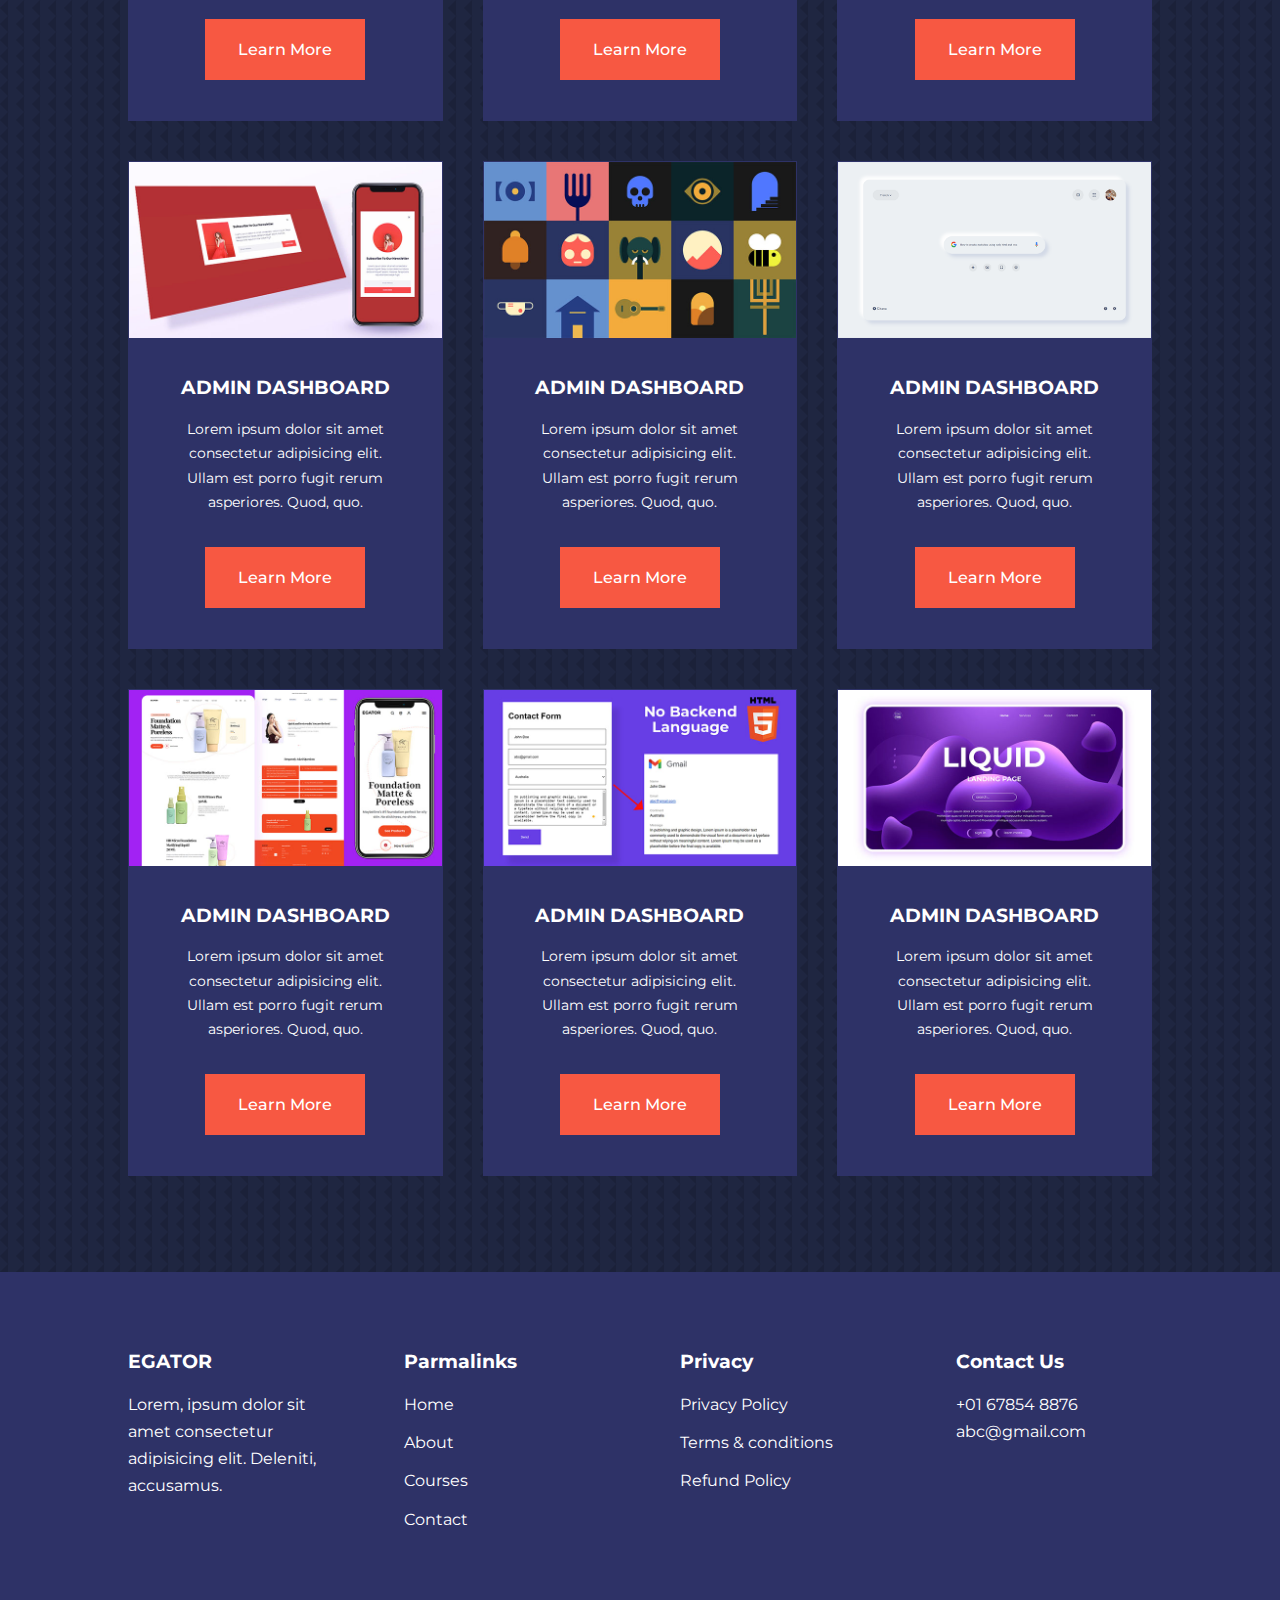
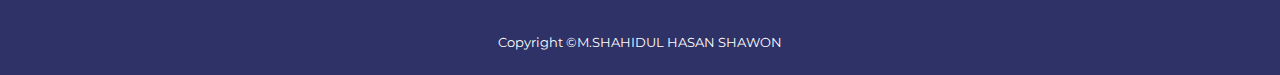
<file: courses.html>
<!DOCTYPE html>
<html lang="en">

<head>
    <meta charset="UTF-8">
    <meta http-equiv="X-UA-Compatible" content="IE=edge">
    <meta name="viewport" content="width=device-width, initial-scale=1.0">
    <title>Multipage Educational Website</title>
    <link rel="stylesheet" href="./css/style.css">
    <link rel="stylesheet" href="./css/courses.css">

    <!-- font awesome -->

    <link rel="stylesheet" href="https://cdnjs.cloudflare.com/ajax/libs/font-awesome/6.2.1/css/all.min.css"
        integrity="sha512-MV7K8+y+gLIBoVD59lQIYicR65iaqukzvf/nwasF0nqhPay5w/9lJmVM2hMDcnK1OnMGCdVK+iQrJ7lzPJQd1w=="
        crossorigin="anonymous" referrerpolicy="no-referrer" />

    <!-- google fonts -->
    <link rel="preconnect" href="https://fonts.googleapis.com">
    <link rel="preconnect" href="https://fonts.gstatic.com" crossorigin>
    <link href="https://fonts.googleapis.com/css2?family=Montserrat:wght@300;400;500;600;700;800;900&display=swap"
        rel="stylesheet">

    <style>
        body {
            background-image: url('./images/bg-texture.png');
        }
    </style>

</head>

<body>

    <nav>
        <div class="container nav-container">
            <a href="index.html">
                <h4>EGATOR</h4>
            </a>
            <ul class="nav-menu">
                <li><a href="index.html">Home</a></li>
                <li><a href="about.html">About</a></li>
                <li><a href="courses.html">Courses</a></li>
                <li><a href="contact.html">Contact</a></li>
            </ul>
            <button id="open-menu-icon"><i class="fa-solid fa-bars"></i></button>
            <button id="close-menu-icon"><i class="fa-solid fa-xmark"></i></button>
        </div>
    </nav>

    <section class="courses">
        <h2>Our popular courses</h2>
        <div class="container courses-container">
            <article class="course">
                <div class="course-img">
                    <img src="./images/course1.jpg" alt="">
                </div>
                <div class="course-info">
                    <h4>UI-UX DESIGN</h4>
                    <P>Lorem ipsum dolor sit amet consectetur adipisicing elit. Ullam est porro fugit rerum asperiores.
                        Quod, quo.</P>
                    <a href="courses.html" class="btn btn-primary">Learn More</a>
                </div>
            </article>

            <article class="course">
                <div class="course-img">
                    <img src="./images/course2.jpg" alt="">
                </div>
                <div class="course-info">
                    <h4>MOBILE APP</h4>
                    <P>Lorem ipsum dolor sit amet consectetur adipisicing elit. Ullam est porro fugit rerum asperiores.
                        Quod, quo.</P>
                    <a href="courses.html" class="btn btn-primary">Learn More</a>
                </div>
            </article>

            <article class="course">
                <div class="course-img">
                    <img src="./images/course3.jpg" alt="">
                </div>
                <div class="course-info">
                    <h4>ADMIN DASHBOARD</h4>
                    <P>Lorem ipsum dolor sit amet consectetur adipisicing elit. Ullam est porro fugit rerum asperiores.
                        Quod, quo.</P>
                    <a href="courses.html" class="btn btn-primary">Learn More</a>
                </div>
            </article>
            <article class="course">
                <div class="course-img">
                    <img src="./images/course4.jpg" alt="">
                </div>
                <div class="course-info">
                    <h4>ADMIN DASHBOARD</h4>
                    <P>Lorem ipsum dolor sit amet consectetur adipisicing elit. Ullam est porro fugit rerum asperiores.
                        Quod, quo.</P>
                    <a href="courses.html" class="btn btn-primary">Learn More</a>
                </div>
            </article>
            <article class="course">
                <div class="course-img">
                    <img src="./images/course5.jpg" alt="">
                </div>
                <div class="course-info">
                    <h4>ADMIN DASHBOARD</h4>
                    <P>Lorem ipsum dolor sit amet consectetur adipisicing elit. Ullam est porro fugit rerum asperiores.
                        Quod, quo.</P>
                    <a href="courses.html" class="btn btn-primary">Learn More</a>
                </div>
            </article>
            <article class="course">
                <div class="course-img">
                    <img src="./images/course6.jpg" alt="">
                </div>
                <div class="course-info">
                    <h4>ADMIN DASHBOARD</h4>
                    <P>Lorem ipsum dolor sit amet consectetur adipisicing elit. Ullam est porro fugit rerum asperiores.
                        Quod, quo.</P>
                    <a href="courses.html" class="btn btn-primary">Learn More</a>
                </div>
            </article>
            <article class="course">
                <div class="course-img">
                    <img src="./images/course7.jpg" alt="">
                </div>
                <div class="course-info">
                    <h4>ADMIN DASHBOARD</h4>
                    <P>Lorem ipsum dolor sit amet consectetur adipisicing elit. Ullam est porro fugit rerum asperiores.
                        Quod, quo.</P>
                    <a href="courses.html" class="btn btn-primary">Learn More</a>
                </div>
            </article>
            <article class="course">
                <div class="course-img">
                    <img src="./images/course8.jpg" alt="">
                </div>
                <div class="course-info">
                    <h4>ADMIN DASHBOARD</h4>
                    <P>Lorem ipsum dolor sit amet consectetur adipisicing elit. Ullam est porro fugit rerum asperiores.
                        Quod, quo.</P>
                    <a href="courses.html" class="btn btn-primary">Learn More</a>
                </div>
            </article>
            <article class="course">
                <div class="course-img">
                    <img src="./images/course9.jpg" alt="">
                </div>
                <div class="course-info">
                    <h4>ADMIN DASHBOARD</h4>
                    <P>Lorem ipsum dolor sit amet consectetur adipisicing elit. Ullam est porro fugit rerum asperiores.
                        Quod, quo.</P>
                    <a href="courses.html" class="btn btn-primary">Learn More</a>
                </div>
            </article>
            <article class="course">
                <div class="course-img">
                    <img src="./images/course10.jpg" alt="">
                </div>
                <div class="course-info">
                    <h4>ADMIN DASHBOARD</h4>
                    <P>Lorem ipsum dolor sit amet consectetur adipisicing elit. Ullam est porro fugit rerum asperiores.
                        Quod, quo.</P>
                    <a href="courses.html" class="btn btn-primary">Learn More</a>
                </div>
            </article>
            <article class="course">
                <div class="course-img">
                    <img src="./images/course11.jpg" alt="">
                </div>
                <div class="course-info">
                    <h4>ADMIN DASHBOARD</h4>
                    <P>Lorem ipsum dolor sit amet consectetur adipisicing elit. Ullam est porro fugit rerum asperiores.
                        Quod, quo.</P>
                    <a href="courses.html" class="btn btn-primary">Learn More</a>
                </div>
            </article>
            <article class="course">
                <div class="course-img">
                    <img src="./images/course12.jpg" alt="">
                </div>
                <div class="course-info">
                    <h4>ADMIN DASHBOARD</h4>
                    <P>Lorem ipsum dolor sit amet consectetur adipisicing elit. Ullam est porro fugit rerum asperiores.
                        Quod, quo.</P>
                    <a href="courses.html" class="btn btn-primary">Learn More</a>
                </div>
            </article>
            <article class="course">
                <div class="course-img">
                    <img src="./images/course13.jpg" alt="">
                </div>
                <div class="course-info">
                    <h4>ADMIN DASHBOARD</h4>
                    <P>Lorem ipsum dolor sit amet consectetur adipisicing elit. Ullam est porro fugit rerum asperiores.
                        Quod, quo.</P>
                    <a href="courses.html" class="btn btn-primary">Learn More</a>
                </div>
            </article>
            <article class="course">
                <div class="course-img">
                    <img src="./images/course14.jpg" alt="">
                </div>
                <div class="course-info">
                    <h4>ADMIN DASHBOARD</h4>
                    <P>Lorem ipsum dolor sit amet consectetur adipisicing elit. Ullam est porro fugit rerum asperiores.
                        Quod, quo.</P>
                    <a href="courses.html" class="btn btn-primary">Learn More</a>
                </div>
            </article>
            <article class="course">
                <div class="course-img">
                    <img src="./images/course15.jpg" alt="">
                </div>
                <div class="course-info">
                    <h4>ADMIN DASHBOARD</h4>
                    <P>Lorem ipsum dolor sit amet consectetur adipisicing elit. Ullam est porro fugit rerum asperiores.
                        Quod, quo.</P>
                    <a href="courses.html" class="btn btn-primary">Learn More</a>
                </div>
            </article>
        </div>
    </section>

    <footer class="footer">
        <div class="container footer-container">

            <div class="footer-1">
                <a href="index.html" class="footer-logo">
                    <h4>EGATOR</h4>
                </a>
                <P>Lorem, ipsum dolor sit amet consectetur adipisicing elit. Deleniti, accusamus.</P>
            </div>

            <div class="footer-2">
                <h4>Parmalinks</h4>
                <ul class="parmalinks">
                    <li><a href="index.html">Home</a></li>
                    <li><a href="about.html">About</a></li>
                    <li><a href="courses.html">Courses</a></li>
                    <li><a href="contact.html">Contact</a></li>
                </ul>
            </div>

            <div class="footer-3">
                <h4>Privacy</h4>
                <ul class="Privacy">
                    <li><a href="index.html">Privacy Policy</a></li>
                    <li><a href="about.html">Terms & conditions</a></li>
                    <li><a href="courses.html">Refund Policy</a></li>

                </ul>
            </div>

            <div class="footer-4">
                <h4>Contact Us</h4>
                <div>
                    <p>+01 67854 8876</p>
                    <p>abc@gmail.com</p>
                </div>
                <ul class="footer-socials">
                    <li><a href="#"><i class="fa-brands fa-facebook"></i></a></li>
                    <li><a href="#"><i class="fa-brands fa-instagram"></i></a></li>
                    <li><a href="#"><i class="fa-brands fa-twitter"></i></a></li>
                    <li><a href="#"><i class="fa-brands fa-github"></i></a></li>
                </ul>
            </div>


        </div>
        <div class="footer-copyright">
            <small>Copyright &copy;M.SHAHIDUL HASAN SHAWON</small>
        </div>
    </footer>



    <script src="./main.js"></script>
</body>

</html>
</file>
<file: css/style.css>
* {
    margin: 0;
    padding: 0;
    border: none;
    text-decoration: none;
    list-style: none;
    box-sizing: border-box;
    outline: none;
}

:root {
    --color-primary: #6c63ff;
    --color-success: #00bf8e;
    --color-warning: #f7c94b;
    --color-danger: #f75842;
    --color-white: #fff;
    --color-light: rgba(255, 255, 255, 0.7);
    --color-black: #000;
    --color-bg: #1f2641;
    --color-bg1: #2e3267;
    --color-bg2: #424890;
    --color-danger-variant: rgba(247, 88, 66, 0.4);

    --container-width-lg: 80%;
    --container-width-md: 90%;
    --container-width-sm: 94%;

    --transition: all 400ms ease;
}

body {
    font-family: 'Montserrat', sans-serif;
    line-height: 1.7;
    color: var(--color-white);
    background: var(--color-bg);
}

.container {
    width: var(--container-width-lg);
    margin: 0 auto;
}

section {
    padding: 6rem 0;
}

section h2 {
    text-align: center;
    margin-bottom: 4rem;
}


h2,
h3,
h4,
h5 {
    line-height: 1.2rem;
}

h1 {
    font-size: 2.4rem;
    line-height: 2.4rem;
}

h2 {
    font-size: 2rem;
}

h3 {
    font-size: 1.6rem;
}

h4 {
    font-size: 1.2rem;
}

a {
    color: var(--color-white);
}

img {
    width: 100%;
    display: block;
    object-fit: cover;
}

.btn {
    display: inline-block;
    background-color: var(--color-white);
    color: var(--color-black);
    padding: 1rem 2rem;
    border: 1px solid transparent;
    font-weight: 500;
    transition: var(--transition);
}

.btn:hover {
    background: transparent;
    color: var(--color-white);
    border-color: var(--color-white);
}

.btn-primary {
    background: var(--color-danger);
    color: var(--color-white);
}


/* navbar */

nav {
    background: transparent;
    width: 100vw;
    height: 5rem;
    position: fixed;
    top: 0;
    z-index: 11;
}


/* navbar style change */
.window-scroll {
    background: var(--color-primary);
    box-shadow: 0 1rem 2rem rgba(0, 0, 0, 0.2);
}



.nav-container {
    height: 100%;
    display: flex;
    justify-content: space-between;
    align-items: center;
}

nav button {
    display: none;
}

.nav-menu {
    display: flex;
    align-items: center;
    gap: 4rem;
}

.nav-menu a {
    font-size: 0.9rem;
    transition: var(--transition);
}

.nav-menu a:hover {
    color: var(--color-danger);
}

/* header */
header {
    position: relative;
    top: 5rem;
    overflow: hidden;
    margin-bottom: 5rem;
    height: 70vh;
}

.header-container {
    display: grid;
    grid-template-columns: 1fr 1fr;
    align-items: center;
    gap: 5rem;
    height: 100%;
}

.header-left p {
    margin: 1rem 0 2.4rem;
}


/* categories */

.categories {
    background-color: var(--color-bg1);
    height: 29rem;
}

.categories h1 {
    line-height: 1;
    margin-bottom: 3rem;
}

.categories-container {
    display: grid;
    grid-template-columns: 40% 60%;
    /* gap: 6rem; */
}

.categories-left {
    margin-right: 4rem;
}

.categories-left p {
    margin: 1rem 0 3rem;
}

.categories-right {
    display: grid;
    grid-template-columns: repeat(3, 1fr);
    gap: 1.5rem;
}

.category {
    background-color: var(--color-bg2);
    padding: 2rem;
    border-radius: 2rem;
    transition: var(--transition);
}

.category:nth-child(2) .category-icon {
    background: #f75842;
}

.category:nth-child(3) .category-icon {
    background: #f7c94b;
}

.category:nth-child(4) .category-icon {
    background: #42f778;
}

.category:nth-child(5) .category-icon {
    background: #9042f7;
}

.category:nth-child(6) .category-icon {
    background: #f74296;
}

.category:hover {
    box-shadow: 0 3rem 3rem rgba(0, 0, 0, 0.5);
    z-index: 1;
}


.category-icon {
    background: var(--color-primary);
    padding: 0.7rem;
    border-radius: 0.9rem;
}

.category h5 {
    margin: 2rem 0 1rem;
}

.category p {
    font-size: 0.9rem;
}


/* courses */

.courses {
    margin-top: 15rem;
}

.courses-container {
    display: grid;
    grid-template-columns: repeat(3, 1fr);
    gap: 2.5rem;
}

.course {
    background: var(--color-bg1);
    text-align: center;
    border: 1px solid transparent;
    transition: var(--transition);
}

.course:hover {
    background: transparent;
    border-color: var(--color-primary);
}


.course-info {
    padding: 2.5rem;
}

.course-info p {
    margin: 1.2rem 0 2rem;
    font-size: 0.9rem;
}

.faqs {
    background: var(--color-bg1);
    box-shadow: inset 0 0 3rem rgba(0, 0, 0, 0.5);
}

.faqs-container {
    display: grid;
    grid-template-columns: 1fr 1fr;
    gap: 1rem;
}

.faq {
    display: flex;
    padding: 2rem;
    align-items: center;
    gap: 1.3rem;
    height: fit-content;
    background: var(--color-primary);
    cursor: pointer;
}

.faq-icon {
    align-self: flex-start;
    font-size: 1.2rem;
}

.faq p {
    margin-top: 0.9rem;
    display: none;
}

.faq.open p {
    display: block;
}

.testimonials-container {
    position: relative;
    overflow-x: hidden;
    margin-bottom: 5rem;
}

.testimonial {
    padding: 2rem;
}

.avatar {
    width: 6rem;
    height: 6rem;
    border-radius: 50%;
    overflow: hidden;
    margin: 0 auto 1rem;
    border: 1rem solid var(--color-bg1);
}

.testimonial-info {
    text-align: center;
}

.testimonial-body {
    background: var(--color-primary);
    padding: 2rem;
    margin-top: 3rem;
    position: relative;
}

.testimonial-body::before {
    background: linear-gradient(135deg, transparent, var(--color-primary), var(--color-primary), var(--color-primary));
    /* background: red; */
    content: "";
    display: block;
    position: absolute;
    width: 3rem;
    height: 3rem;
    left: 50%;
    top: -1.5rem;
    transform: rotate(45deg)
}



footer {
    background: var(--color-bg1);
    padding-top: 5rem;
}

.footer-container {
    display: grid;
    grid-template-columns: repeat(4, 1fr);
    gap: 5rem;
}

.footer-container>div h4 {
    margin-bottom: 1.2rem;
}

.footer-1 p {
    margin: 1rem 0 2rem;
}

footer ul li {
    margin-bottom: 0.7rem;
}

footer ul li a:hover {
    text-decoration: underline;
}

.footer-socials {
    display: flex;
    font-size: 1.2rem;
    gap: 1rem;
    margin-top: 2rem;
}

.footer-copyright {
    text-align: center;
    margin-top: 4rem;
    padding: 1.2rem 0;
    border-top: 1px solid var(--color-bg1);
}



/* media quries for tablet */
@media screen and (max-width: 768px) {
    .container {
        width: var(--container-width-md);
    }

    h1 {
        font-size: 2.2rem;
    }

    h2 {
        font-size: 1.7rem;
    }

    h3 {
        font-size: 1.5rem;
    }

    h4 {
        font-size: 1.2rem;
    }

    /* navbar responsive  */
    nav button {
        display: inline-block;
        background: transparent;
        font-size: 1.5rem;
        color: white;
        cursor: pointer;
    }

    nav button#close-menu-icon {
        display: none;
    }

    .nav-menu {
        position: fixed;
        flex-direction: column;
        top: 5rem;
        right: 5%;
        height: fit-content;
        width: 18rem;
        gap: 0;
        display: none;
    }

    .nav-menu li {
        width: 100%;
        height: 5.8rem;

    }



    .nav-menu li a {
        background: var(--color-primary);
        box-shadow: -4rem 6rem 10rem rgba(0, 0, 0, 0.6);
        width: 100%;
        height: 100%;
        display: grid;
        place-items: center;
    }

    .nav-menu li a:hover {
        background: var(--color-bg2);
        color: var(--color-white);
    }

    /* header */
    header {
        height: 55vh;
        margin-bottom: 4rem;
    }

    .header-container {
        padding-bottom: 3rem;
        gap: 0;
    }

    /* categories */
    .categories {
        height: auto;
    }

    .categories-container {
        grid-template-columns: 1fr;
        gap: 3rem;
    }

    .category-left {
        margin-right: 0;
    }

    /* popular courses */
    .courses {
        margin-top: 0;
    }

    .courses-container {
        grid-template-columns: 1fr 1fr;
    }

    /* faq section */
    .faqs-container {
        grid-template-columns: 1fr;
    }

    .faq {
        padding: 1rem;
    }

    /* footer */
    .footer-container {
        grid-template-columns: 1fr 1fr;
    }
}

/* mobile responsive */

@media screen and (max-width: 600px) {
    .container {
        width: var(--container-width-sm)
    }

    .nav-menu {
        right: 20%;
    }

    /* header */
    header {
        height: 100vh;
    }

    .header-container {
        grid-template-columns: 1fr;
        text-align: center;
        margin-top: 0;
    }

    .header-left p {
        margin-bottom: 1.3rem;
    }


    /* categories */
    .categories-right {
        grid-template-columns: 1fr 1fr;
        gap: 0.7rem;
    }

    .category {
        padding: 1rem;
        border-radius: 1rem;
    }

    .category-icon {
        margin-top: 4px;
        display: inline-block;
    }

    .courses-container {
        grid-template-columns: 1fr;
    }

    /* footer */
    .footer-container {
        grid-template-columns: 1fr;
        text-align: center;
        gap: 2rem;
    }

    .footer-1 p {
        margin: 1rem auto;
    }

    .footer-socials {
        justify-content: center;
    }
}
</file>
<file: css/about.css>
.about-achi {
    margin-top: 3rem;
}

.about-achi-container {
    display: grid;
    grid-template-columns: 40% 60%;
    gap: 5rem;

}



.about-achi-right>p {
    margin: 1.6rem 0 2.5rem;
}

.achi-cards {
    display: grid;
    grid-template-columns: repeat(3, 1fr);
    gap: 1.5rem;

}

.achi-card {
    background: var(--color-bg1);
    padding: 1.6rem;
    text-align: center;
    border-radius: 1rem;
    justify-content: space-between;
    transition: var(--transition);
}

.achi-card:hover {
    background: var(--color-bg2);
    box-shadow: 0 3rem 3rem rgba(0, 0, 0, 0.3);
}

.achi-icon {
    background: var(--color-danger);
    padding: 0.6rem;
    border-radius: 1rem;
    display: inline-block;
    margin-bottom: 2rem;
    font-size: 2rem;
}

.achi-card:nth-child(2) .achi-icon {
    background: var(--color-success)
}

.achi-card:nth-child(3) .achi-icon {
    background: var(--color-primary)
}

.team {
    background: var(--color-bg1);
    box-shadow: inset 0 0 3rem rgba(0, 0, 0, 0.3);
}

.team-container {
    display: grid;
    grid-template-columns: repeat(4, 1fr);
    gap: 3rem;
}

.team-member {
    background: var(--color-bg2);
    padding: 2rem;
    border: 1px solid transparent;
    transition: var(--transition);
    position: relative;
    overflow: hidden;
}

.team-member:hover {
    background: transparent;

    border-color: var(--color-primary);
}

.team-member img {
    filter: saturate(0);
}

.team-member:hover img {
    filter: saturate(1);
}

.team-info * {
    text-align: center;
    margin-top: 1.4rem;

}

.team-info * {
    color: var(--color-light);

}

.team-social {
    position: absolute;
    transform: translateY(-50%);
    top: 50%;
    right: -100%;
    display: flex;
    flex-direction: column;
    background: var(--color-primary);
    border-radius: 1rem 0 0 1rem;
    transition: var(--transition);
}

.team-social a {
    padding: 1rem;
}

.team-member:hover .team-social {
    right: 0;
}


/* media quries */

@media screen and (max-width: 768px) {
    .about-achi {
        margin-top: 2rem;
    }

    .about-achi-container {
        grid-template-columns: 1fr;
        gap: 4rem;
    }

    .about-achi-left {
        width: 80%;
        margin: 0 auto;
    }

    .team-container {
        grid-template-columns: repeat(3, 1fr);
        gap: 1.5rem;
    }

    .team-member {
        padding: 1rem;
    }
}

@media screen and (max-width:600px) {
    .achi-cards {
        grid-template-columns: 1fr 1fr;
        gap: 0.7rem;
    }

    .team-container {
        grid-template-columns: 1fr 1fr;
        gap: 0.7rem;
    }

    .team-member {
        padding: 0;
    }

    .team-member p {
        padding-bottom: 1.5rem;
    }
}
</file>
<file: css/contact.css>
.contact-container {
    background: var(--color-bg1);
    padding: 4rem;
    display: grid;
    grid-template-columns: 40% 60%;
    gap: 4rem;
    height: 30rem;
    border-radius: 1rem;
    margin: 9rem auto;
}

.contact-aside {
    background: var(--color-primary);
    padding: 2.5rem;
    border: 1rem;
    position: relative;
    bottom: 8rem;
}

.contact-img {
    width: 12rem;
    margin-bottom: 2rem;
}

.contact-aside h2 {
    text-align: left;
    margin-bottom: 1rem;
}

.contact-aside p {
    font-size: 0.9rem;
    margin-bottom: 2rem;
}

.contact-details li {
    display: flex;
    gap: 2rem;
    align-items: center;
    margin-bottom: 1rem;
}

.contact-form .btn {
    width: fit-content;
    cursor: pointer;
}

.contact-socials {
    display: flex;
    gap: 2rem;
    align-items: center;
    margin-top: 3rem;
}

.contact-socials a {
    background: var(--color-bg2);
    padding: 0.5rem;
    border-radius: 50%;
    font-size: 0.9rem;
    transition: var(--transition);
}

.contact-socials a:hover {
    background: transparent;

}

.contact-form {
    display: flex;
    flex-direction: column;
    gap: 1.2rem;
    margin-right: 2rem;
}

.form-name {
    display: flex;
    /* margin: 1.2rem; */
    gap: 1rem;
}

.contact-form input[type="text"] {
    width: 50%;

}

input,
textarea {
    width: 100%;
    padding: 1rem;
    gap: 1rem;
    background: var(--color-bg);
    color: var(--color-white);
}

@media screen and (max-width: 768px) {
    .contact-container {
        gap: 1.5rem;
        margin-top: 10rem;
        height: auto;
        padding: 1.5rem;
    }

    .contact-aside {
        width: auto;
        padding: 1.5rem;
        bottom: 0;
    }

    .contact-form {
        align-self: center;
        margin-right: 1.5rem;
    }
}

@media screen and (max-width: 600px) {
    .contact-container {
        grid-template-columns: 1fr;
        gap: 1.3rem;
        margin-top: 0;
        padding: 0;
    }



    .contact-form {
        margin: 0 1.5rem 3rem;
    }
}
</file>
<file: css/courses.css>
.courses {
    margin-top: 0;
}
</file>
